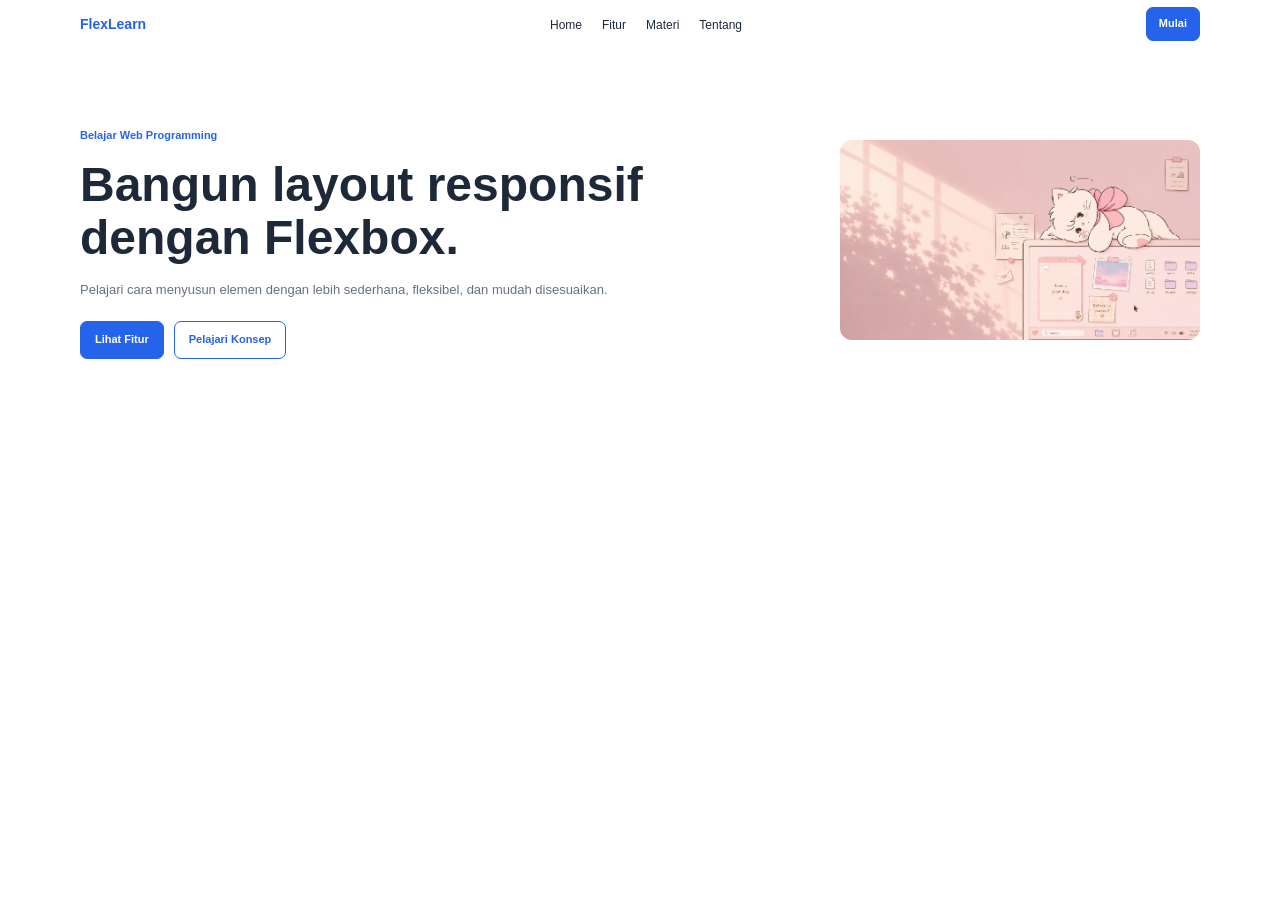
<file: Latihan 2/index.html>
<!DOCTYPE html>
<html lang="id">
<head>
  <meta charset="UTF-8">
  <meta name="viewport" content="width=device-width, initial-scale=1.0">
  <title>Faidah Nafisah Pohan</title>
  <link rel="stylesheet" href="style.css">
</head>
<body>
  <header class="site-header">
    <a class="brand" href="#">FlexLearn</a>

    <nav>
      <ul class="nav-list">
        <li><a href="#">Home</a></li>
        <li><a href="#">Fitur</a></li>
        <li><a href="#">Materi</a></li>
        <li><a href="#">Tentang</a></li>
      </ul>
    </nav>

    <a class="button button-small" href="#">Mulai</a>
  </header>

  <main>
    <section class="hero" id="home">
      <div class="hero-copy">
        <span class="eyebrow">Belajar Web Programming</span>
        <h1>Bangun layout responsif dengan Flexbox.</h1>
        <p>
          Pelajari cara menyusun elemen dengan lebih sederhana, fleksibel,
          dan mudah disesuaikan.
        </p>
        <div class="hero-actions">
          <a class="button" href="#fitur">Lihat Fitur</a>
          <a class="button secondary" href="#tentang">Pelajari Konsep</a>
        </div>
      </div>

      <div class="hero-visual">
        <img src="assets/images.jpg" alt="Ilustrasi belajar web programming">
      </div>
    </section>
  </main>
</body>
</html>
</file>
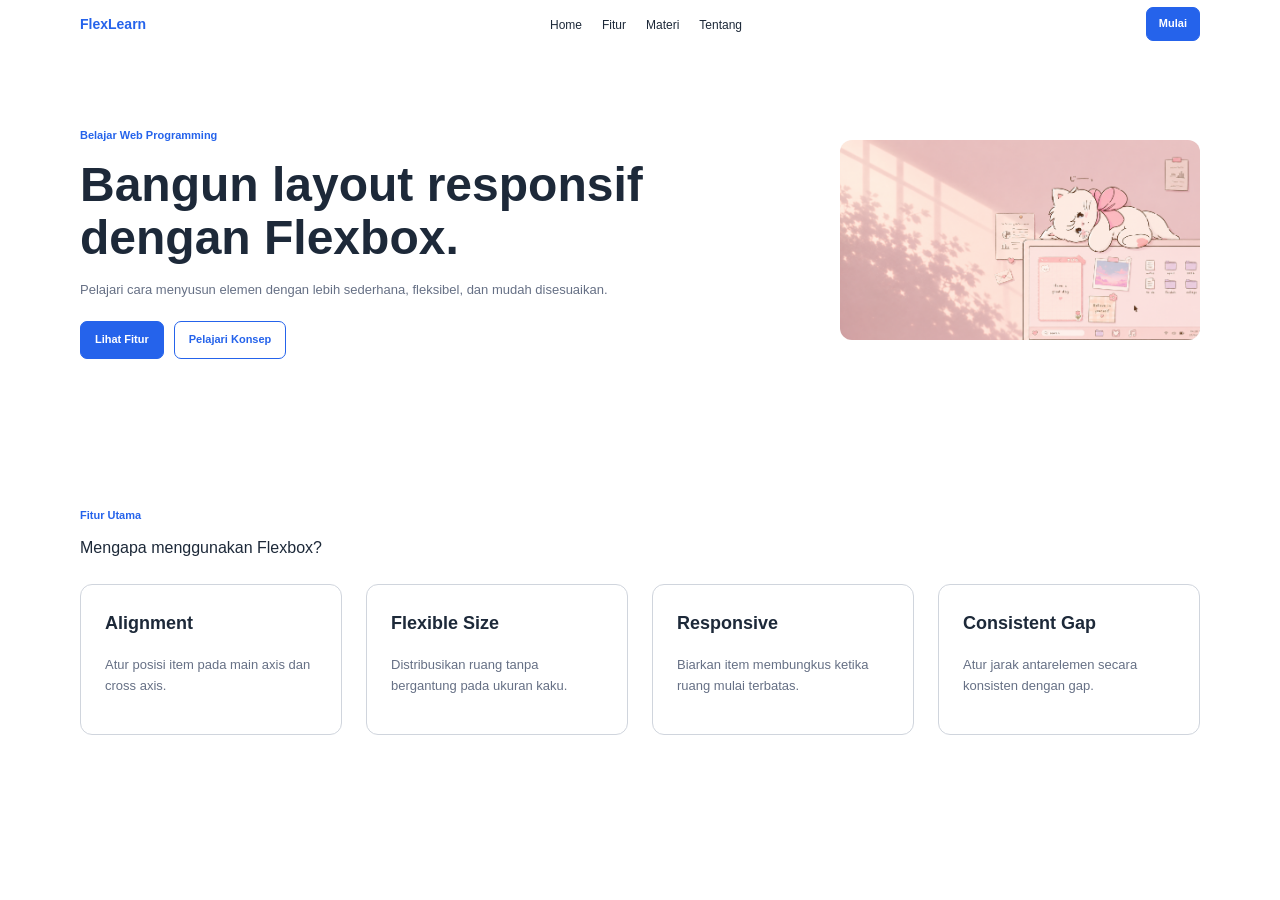
<file: Latihan 3/index.html>
<!DOCTYPE html>
<html lang="id">
<head>
  <meta charset="UTF-8">
  <meta name="viewport" content="width=device-width, initial-scale=1.0">
  <title>Faidah Nafisah Pohan</title>
  <link rel="stylesheet" href="style.css">
</head>
<body>
  <header class="site-header">
    <a class="brand" href="#home">FlexLearn</a>

    <nav>
      <ul class="nav-list">
        <li><a href="#home">Home</a></li>
        <li><a href="#fitur">Fitur</a></li>
        <li><a href="#">Materi</a></li>
        <li><a href="#">Tentang</a></li>
      </ul>
    </nav>

    <a class="button button-small" href="#">Mulai</a>
  </header>

  <main>
    <section class="hero" id="home">
      <div class="hero-copy">
        <span class="eyebrow">Belajar Web Programming</span>
        <h1>Bangun layout responsif dengan Flexbox.</h1>
        <p>
          Pelajari cara menyusun elemen dengan lebih sederhana, fleksibel,
          dan mudah disesuaikan.
        </p>
        <div class="hero-actions">
          <a class="button" href="#fitur">Lihat Fitur</a>
          <a class="button secondary" href="#">Pelajari Konsep</a>
        </div>
      </div>

      <div class="hero-visual">
        <img src="assets/images.jpg" alt="Ilustrasi belajar web programming">
      </div>
    </section>

    <section class="features" id="fitur">
      <div class="section-heading">
        <p class="eyebrow">Fitur Utama</p>
        <h2>Mengapa menggunakan Flexbox?</h2>
      </div>

      <div class="card-list">
        <article class="card">
          <h3>Alignment</h3>
          <p>Atur posisi item pada main axis dan cross axis.</p>
        </article>
        <article class="card">
          <h3>Flexible Size</h3>
          <p>Distribusikan ruang tanpa bergantung pada ukuran kaku.</p>
        </article>
        <article class="card">
          <h3>Responsive</h3>
          <p>Biarkan item membungkus ketika ruang mulai terbatas.</p>
        </article>
        <article class="card">
          <h3>Consistent Gap</h3>
          <p>Atur jarak antarelemen secara konsisten dengan gap.</p>
        </article>
      </div>
    </section>
  </main>
</body>
</html>
</file>
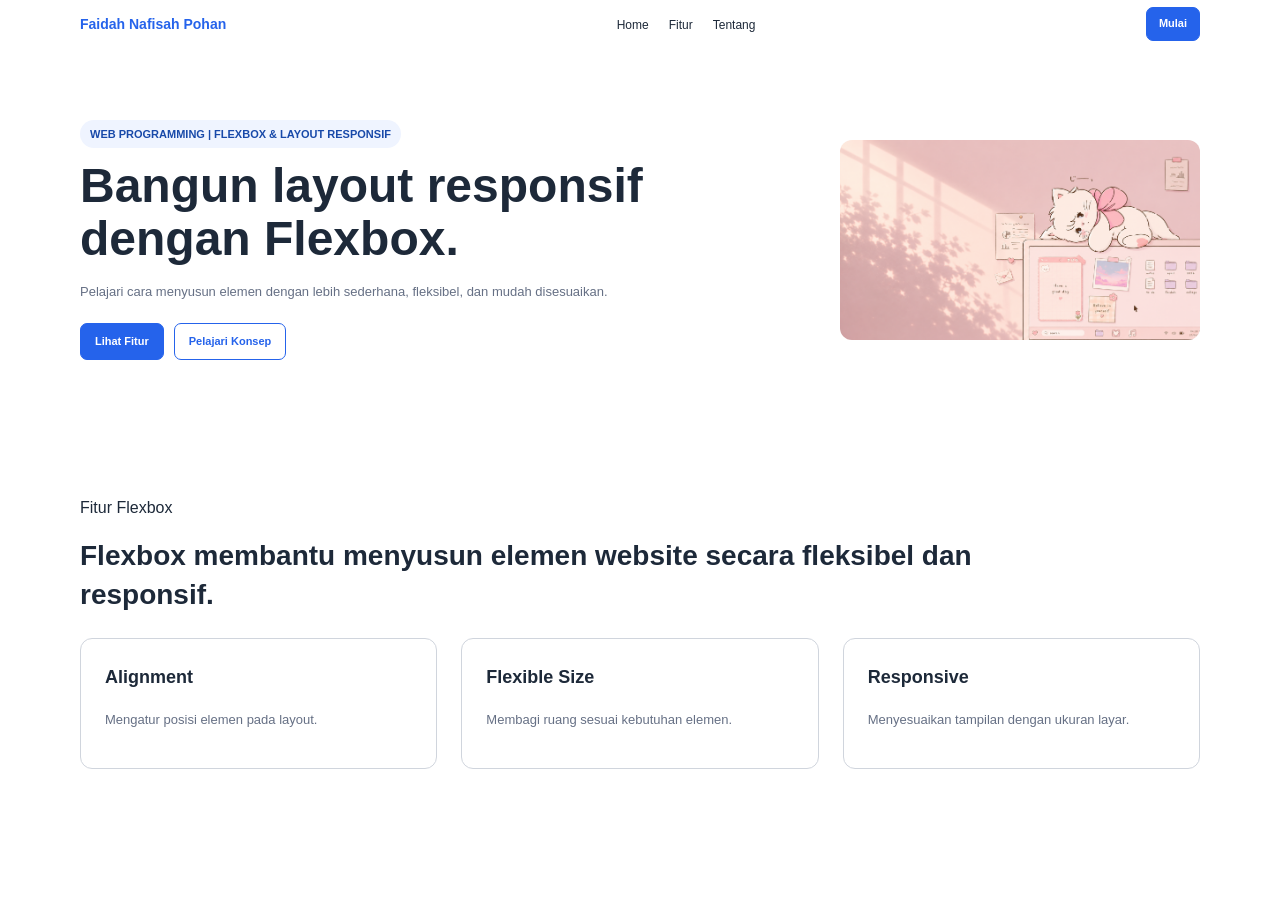
<file: Mini Challenge/index.html>
<!DOCTYPE html>
<html lang="id">
<head>
    <meta charset="UTF-8">
    <meta name="viewport" content="width=device-width, initial-scale=1.0">
    <title>Faidah Nafisah Pohan</title>
    <link rel="stylesheet" href="style.css">
</head>
<body>

    <!-- Navigation Bar -->
    <header class="site-header">
        <a href="#home" class="brand">Faidah Nafisah Pohan</a>

        <nav>
            <ul class="nav-list">
                <li><a href="#home">Home</a></li>
                <li><a href="#fitur">Fitur</a></li>
                <li><a href="#tentang">Tentang</a></li>
            </ul>
        </nav>

        <a href="#mulai" class="button button-small">Mulai</a>
    </header>

    <main>

        <!-- Hero Section -->
        <section class="hero" id="home">

            <div class="hero-copy">

                <!-- Badge Hero -->
                <span class="eyebrow">
                    WEB PROGRAMMING | FLEXBOX & LAYOUT RESPONSIF
                </span>

                <h1>Bangun layout responsif dengan Flexbox.</h1>

                <p>
                    Pelajari cara menyusun elemen dengan lebih sederhana,
                    fleksibel, dan mudah disesuaikan.
                </p>

                <div class="hero-actions">
                    <a href="#fitur" class="button">Lihat Fitur</a>

                    <a href="#tentang" class="button secondary">
                        Pelajari Konsep
                    </a>
                </div>

            </div>

            <div class="hero-visual">
                <img
                    src="assets/images.jpg"
                    alt="Tampilan images"
                >
            </div>

        </section>

        <!-- Features Section -->
        <section class="features" id="fitur">

            <h2>Fitur Flexbox</h2>

            <p class="features-description">
                Flexbox membantu menyusun elemen website secara fleksibel
                dan responsif.
            </p>

            <div class="card-list">

                <article class="card">
                    <h3>Alignment</h3>
                    <p>Mengatur posisi elemen pada layout.</p>
                </article>

                <article class="card">
                    <h3>Flexible Size</h3>
                    <p>Membagi ruang sesuai kebutuhan elemen.</p>
                </article>

                <article class="card">
                    <h3>Responsive</h3>
                    <p>Menyesuaikan tampilan dengan ukuran layar.</p>
                </article>

            </div>
        </section>

        <!-- About Section -->
        <section class="about" id="tentang">

</body>
</html>
</file>
<file: Latihan 2/style.css>
* {
    box-sizing: border-box;
}

body {
    margin: 0;
    font-family: Arial, sans-serif;
    color: #1d2939;
    background: #ffffff;
    line-height: 1.6;
}

/* Container */
.site-header,
main,
.site-footer {
    width: min(1120px, calc(100% - 64px));
    margin-inline: auto;
}

/* Navigation Bar */
.site-header {
    min-height: 48px;
    display: flex;
    align-items: center;
    justify-content: space-between;
    gap: 24px;
}

.brand {
    color: #2563eb;
    font-size: 14px;
    font-weight: 700;
    text-decoration: none;
}

.nav-list {
    list-style: none;
    display: flex;
    align-items: center;
    gap: 20px;
    margin: 0;
    padding: 0;
}

.nav-list a {
    color: #1d2939;
    font-size: 12px;
    text-decoration: none;
    transition: color 0.3s ease;
}

.nav-list a:hover {
    color: #2563eb;
}

/* Buttons */
.button {
    display: inline-flex;
    align-items: center;
    justify-content: center;
    padding: 9px 14px;
    border: 1px solid #2563eb;
    border-radius: 7px;
    background: #2563eb;
    color: #ffffff;
    font-size: 11px;
    font-weight: 700;
    text-decoration: none;
    transition: background 0.3s ease;
}

.button:hover {
    background: #1d4ed8;
}

.button-small {
    padding: 7px 12px;
}

.button.secondary {
    background: #ffffff;
    color: #2563eb;
}

.button.secondary:hover {
    background: #eff6ff;
}

/* Hero Section */
.hero {
    min-height: 400px;
    display: flex;
    align-items: center;
    gap: 32px;
    padding-block: 48px 64px;
}

/* Hero Text */
.hero-copy {
    flex: 2 1 520px;
    min-width: 0;
}

.eyebrow {
    display: inline-flex;
    align-self: flex-start;
    color: #2563eb;
    font-size: 11px;
    font-weight: 700;
}

/* Large Heading */
.hero-copy h1 {
    font-size: 48px;
    line-height: 1.1;
    margin: 12px 0 16px;
    font-weight: 700;
}

.hero-copy p {
    color: #667085;
    font-size: 13px;
    line-height: 1.6;
    margin: 0 0 20px;
}

/* Hero Buttons */
.hero-actions {
    display: flex;
    flex-wrap: wrap;
    gap: 10px;
}

/* Hero Image */
.hero-visual {
    flex: 0 1 360px;
    min-width: 0;
}

.hero-visual img {
    display: block;
    width: 100%;
    height: 200px;
    object-fit: cover;
    border-radius: 12px;
}

/* Features */
.features {
    padding-block: 48px;
}

.features h2,
.about h2 {
    font-size: 28px;
    margin: 0 0 12px;
}

.features > p,
.about p {
    color: #667085;
    font-size: 14px;
}

.card-list {
    display: flex;
    flex-wrap: wrap;
    gap: 24px;
    margin-top: 24px;
}

.card {
    flex: 1 1 240px;
    min-width: 0;
    padding: 24px;
    border: 1px solid #d0d5dd;
    border-radius: 12px;
    background: #ffffff;
}

.card h3 {
    margin-top: 0;
    font-size: 18px;
}

.card p {
    color: #667085;
    font-size: 13px;
}

/* About */
.about {
    display: flex;
    align-items: center;
    gap: 40px;
    padding-block: 48px;
}

/* Footer */
.site-footer {
    padding-block: 20px;
    border-top: 1px solid #e4e7ec;
    color: #667085;
    font-size: 12px;
}

/* Responsive */
@media (max-width: 768px) {
    .site-header {
        flex-wrap: wrap;
        padding-block: 12px;
    }

    .nav-list {
        gap: 14px;
    }

    .hero {
        flex-direction: column;
        align-items: stretch;
        gap: 28px;
        padding-block: 32px;
    }

    .hero-copy,
    .hero-visual {
        flex: 1 1 auto;
    }

    .hero-copy h1 {
        font-size: 36px;
    }

    .hero-visual img {
        height: auto;
    }

    .about {
        flex-direction: column;
        align-items: stretch;
        gap: 20px;
    }
}

@media (max-width: 480px) {
    .site-header,
    main,
    .site-footer {
        width: calc(100% - 32px);
    }

    .hero-copy h1 {
        font-size: 30px;
    }

    .hero-actions {
        flex-direction: column;
        align-items: stretch;
    }

    .hero-actions .button {
        width: 100%;
    }

    .card-list {
        gap: 16px;
    }
}
</file>
<file: Latihan 3/style.css>
/* =========================
   RESET DAN DASAR
========================= */
* {
    box-sizing: border-box;
}

body {
    margin: 0;
    font-family: Arial, sans-serif;
    color: #1d2939;
    background: #ffffff;
    line-height: 1.6;
}

/* =========================
   CONTAINER
========================= */
.site-header,
main,
.site-footer {
    width: min(1120px, calc(100% - 64px));
    margin-inline: auto;
}

/* =========================
   NAVIGATION BAR
========================= */
.site-header {
    min-height: 48px;
    display: flex;
    align-items: center;
    justify-content: space-between;
    gap: 24px;
}

.brand {
    color: #2563eb;
    font-size: 14px;
    font-weight: 700;
    text-decoration: none;
}

.nav-list {
    list-style: none;
    display: flex;
    align-items: center;
    gap: 20px;
    margin: 0;
    padding: 0;
}

.nav-list a {
    color: #1d2939;
    font-size: 12px;
    text-decoration: none;
    transition: color 0.3s ease;
}

.nav-list a:hover {
    color: #2563eb;
}

/* =========================
   BUTTONS
========================= */
.button {
    display: inline-flex;
    align-items: center;
    justify-content: center;
    padding: 9px 14px;
    border: 1px solid #2563eb;
    border-radius: 7px;
    background: #2563eb;
    color: #ffffff;
    font-size: 11px;
    font-weight: 700;
    text-decoration: none;
    transition: background 0.3s ease;
}

.button:hover {
    background: #1d4ed8;
}

.button-small {
    padding: 7px 12px;
}

.button.secondary {
    background: #ffffff;
    color: #2563eb;
}

.button.secondary:hover {
    background: #eff6ff;
}

/* =========================
   HERO SECTION
========================= */
.hero {
    min-height: 400px;
    display: flex;
    align-items: center;
    gap: 32px;
    padding-block: 48px 64px;
}

/* Hero Text */
.hero-copy {
    flex: 2 1 520px;
    min-width: 0;
}

.eyebrow {
    display: inline-flex;
    align-self: flex-start;
    color: #2563eb;
    font-size: 11px;
    font-weight: 700;
}

.hero-copy h1 {
    font-size: 48px;
    line-height: 1.1;
    margin: 12px 0 16px;
    font-weight: 700;
}

.hero-copy p {
    color: #667085;
    font-size: 13px;
    line-height: 1.6;
    margin: 0 0 20px;
}

/* Hero Buttons */
.hero-actions {
    display: flex;
    flex-wrap: wrap;
    gap: 10px;
}

/* Hero Image */
.hero-visual {
    flex: 0 1 360px;
    min-width: 0;
}

.hero-visual img {
    display: block;
    width: 100%;
    height: 200px;
    object-fit: cover;
    border-radius: 12px;
}

/* =========================
   FEATURES SECTION
========================= */
.features {
    padding-block: 48px;
}

/* Judul: kecil dan tidak bold */
.features h2 {
    font-size: 16px;
    font-weight: 400;
    line-height: 1.5;
    color: #1d2939;
    margin: 0 0 16px;
}

/* Deskripsi: besar dan bold */
.features-description {
    font-size: 28px;
    font-weight: 700;
    line-height: 1.4;
    color: #1d2939;
    margin: 0;
    max-width: 900px;
}

/* Feature Cards */
.card-list {
    display: flex;
    flex-wrap: wrap;
    gap: 24px;
    margin-top: 24px;
}

.card {
    flex: 1 1 240px;
    min-width: 0;
    padding: 24px;
    border: 1px solid #d0d5dd;
    border-radius: 12px;
    background: #ffffff;
}

.card h3 {
    margin-top: 0;
    font-size: 18px;
    font-weight: 700;
}

.card p {
    color: #667085;
    font-size: 13px;
}

/* =========================
   ABOUT SECTION
========================= */
.about {
    display: flex;
    flex-direction: column;
    align-items: flex-start;
    gap: 8px;
    padding-block: 48px;
}

.about h2 {
    font-size: 28px;
    font-weight: 700;
    margin: 0;
}

.about p {
    color: #667085;
    font-size: 14px;
    margin-top: 0;
}

/* =========================
   FOOTER
========================= */
.site-footer {
    padding-block: 20px;
    border-top: 1px solid #e4e7ec;
    color: #667085;
    font-size: 12px;
}

/* =========================
   RESPONSIVE LAYOUT
========================= */
@media (max-width: 768px) {
    .site-header {
        flex-wrap: wrap;
        padding-block: 12px;
    }

    .nav-list {
        gap: 14px;
    }

    .hero {
        flex-direction: column;
        align-items: stretch;
        gap: 28px;
        padding-block: 32px;
    }

    .hero-copy,
    .hero-visual {
        flex: 1 1 auto;
    }

    .hero-copy h1 {
        font-size: 36px;
    }

    .hero-visual img {
        height: auto;
    }

    .features-description {
        font-size: 24px;
    }

    .about {
        gap: 12px;
    }
}

/* =========================
   MOBILE
========================= */
@media (max-width: 480px) {
    .site-header,
    main,
    .site-footer {
        width: calc(100% - 32px);
    }

    .hero-copy h1 {
        font-size: 30px;
    }

    .hero-actions {
        flex-direction: column;
        align-items: stretch;
    }

    .hero-actions .button {
        width: 100%;
    }

    .features-description {
        font-size: 20px;
    }

    .card-list {
        gap: 16px;
    }
}
</file>
<file: Mini Challenge/style.css>
/* =========================
   RESET DAN DASAR
========================= */
* {
    box-sizing: border-box;
}

body {
    margin: 0;
    font-family: Arial, sans-serif;
    color: #1d2939;
    background: #ffffff;
    line-height: 1.6;
}

/* =========================
   CONTAINER
========================= */
.site-header,
main,
.site-footer {
    width: min(1120px, calc(100% - 64px));
    margin-inline: auto;
}

/* =========================
   NAVIGATION BAR
========================= */
.site-header {
    min-height: 48px;
    display: flex;
    align-items: center;
    justify-content: space-between;
    gap: 24px;
}

.brand {
    color: #2563eb;
    font-size: 14px;
    font-weight: 700;
    text-decoration: none;
}

.nav-list {
    list-style: none;
    display: flex;
    align-items: center;
    gap: 20px;
    margin: 0;
    padding: 0;
}

.nav-list a {
    color: #1d2939;
    font-size: 12px;
    text-decoration: none;
    transition: color 0.3s ease;
}

.nav-list a:hover {
    color: #2563eb;
}

/* =========================
   BUTTONS
========================= */
.button {
    display: inline-flex;
    align-items: center;
    justify-content: center;
    padding: 9px 14px;
    border: 1px solid #2563eb;
    border-radius: 7px;
    background: #2563eb;
    color: #ffffff;
    font-size: 11px;
    font-weight: 700;
    text-decoration: none;
    transition: background 0.3s ease;
}

.button:hover {
    background: #1d4ed8;
}

.button-small {
    padding: 7px 12px;
}

.button.secondary {
    background: #ffffff;
    color: #2563eb;
}

.button.secondary:hover {
    background: #eff6ff;
}

/* =========================
   HERO SECTION
========================= */
.hero {
    min-height: 400px;
    display: flex;
    align-items: center;
    gap: 32px;
    padding-block: 48px 64px;
}

/* Hero Text */
.hero-copy {
    flex: 2 1 520px;
    min-width: 0;
    display: flex;
    flex-direction: column;
}

.hero-copy h1 {
    font-size: 48px;
    line-height: 1.1;
    margin: 12px 0 16px;
    font-weight: 700;
}

.hero-copy p {
    color: #667085;
    font-size: 13px;
    line-height: 1.6;
    margin: 0 0 20px;
}

/* =========================
   BADGE HERO
========================= */
.eyebrow {
    display: inline-flex;
    align-self: flex-start;
    padding: 6px 10px;
    border-radius: 999px;
    background: #eff4ff;
    color: #1849a9;
    font-size: 11px;
    font-weight: 700;
    line-height: 1.5;
}

/* =========================
   HERO BUTTONS
========================= */
.hero-actions {
    display: flex;
    flex-wrap: wrap;
    gap: 10px;
}

/* =========================
   HERO IMAGE
========================= */
.hero-visual {
    flex: 0 1 360px;
    min-width: 0;
}

.hero-visual img {
    display: block;
    width: 100%;
    height: 200px;
    object-fit: cover;
    border-radius: 12px;
}

/* =========================
   FEATURES SECTION
========================= */
.features {
    padding-block: 48px;
}

/* Judul kecil dan tidak bold */
.features h2 {
    font-size: 16px;
    font-weight: 400;
    line-height: 1.5;
    color: #1d2939;
    margin: 0 0 16px;
}

/* Deskripsi besar dan bold */
.features-description {
    font-size: 28px;
    font-weight: 700;
    line-height: 1.4;
    color: #1d2939;
    margin: 0;
    max-width: 900px;
}

/* =========================
   FEATURE CARDS
========================= */
.card-list {
    display: flex;
    flex-wrap: wrap;
    gap: 24px;
    margin-top: 24px;
}

.card {
    flex: 1 1 240px;
    min-width: 0;
    padding: 24px;
    border: 1px solid #d0d5dd;
    border-radius: 12px;
    background: #ffffff;
}

.card h3 {
    margin-top: 0;
    font-size: 18px;
    font-weight: 700;
}

.card p {
    color: #667085;
    font-size: 13px;
}

/* =========================
   ABOUT SECTION
========================= */
.about {
    display: flex;
    flex-direction: column;
    align-items: flex-start;
    gap: 8px;
    padding-block: 48px;
}

.about h2 {
    font-size: 28px;
    font-weight: 700;
    margin: 0;
}

.about p {
    color: #667085;
    font-size: 14px;
    margin-top: 0;
}

/* =========================
   FOOTER
========================= */
.site-footer {
    padding-block: 20px;
    border-top: 1px solid #e4e7ec;
    color: #667085;
    font-size: 12px;
}

/* =========================
   RESPONSIVE TABLET
========================= */
@media (max-width: 768px) {
    .site-header {
        flex-wrap: wrap;
        padding-block: 12px;
    }

    .nav-list {
        gap: 14px;
    }

    .hero {
        flex-direction: column;
        align-items: stretch;
        gap: 28px;
        padding-block: 32px;
    }

    .hero-copy,
    .hero-visual {
        flex: 1 1 auto;
    }

    .hero-copy h1 {
        font-size: 36px;
    }

    .hero-visual img {
        height: auto;
    }

    .features-description {
        font-size: 24px;
    }

    .about {
        gap: 12px;
    }
}

/* =========================
   RESPONSIVE MOBILE
========================= */
@media (max-width: 480px) {
    .site-header,
    main,
    .site-footer {
        width: calc(100% - 32px);
    }

    .hero-copy h1 {
        font-size: 30px;
    }

    .eyebrow {
        font-size: 9px;
        padding: 5px 8px;
    }

    .hero-actions {
        flex-direction: column;
        align-items: stretch;
    }

    .hero-actions .button {
        width: 100%;
    }

    .features-description {
        font-size: 20px;
    }

    .card-list {
        gap: 16px;
    }
}
</file>
